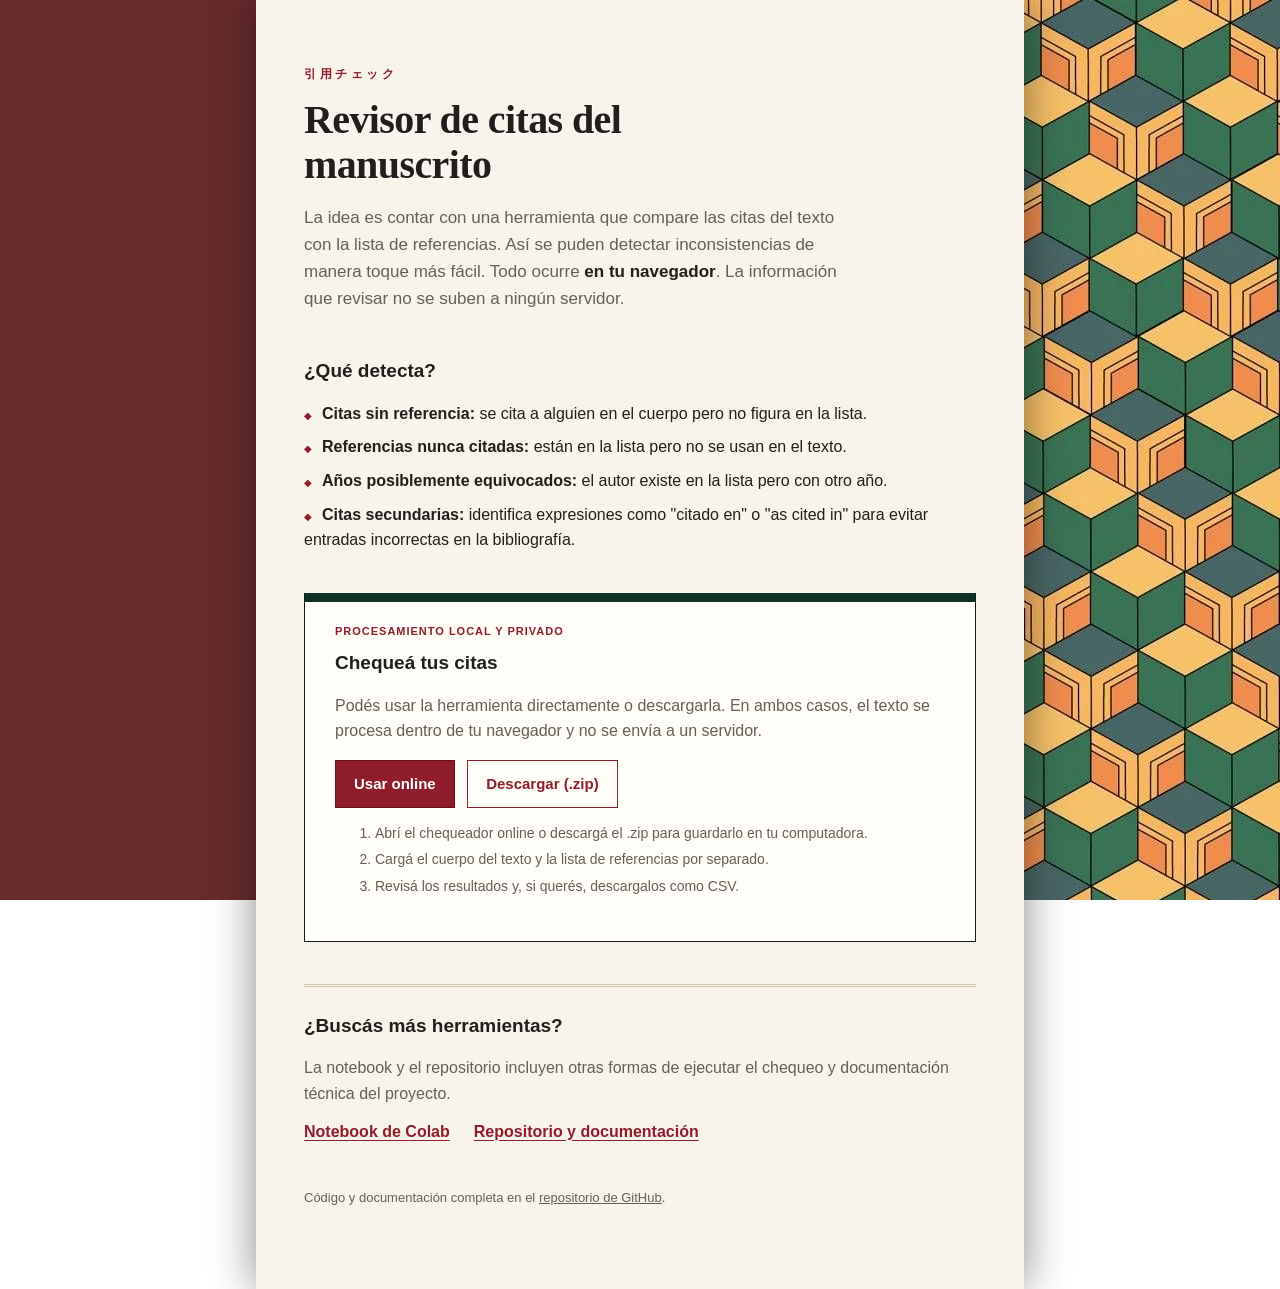
<file: index.html>
<!doctype html>
<html lang="es">
<head>
<!-- Google tag (gtag.js) -->
<script async src="https://www.googletagmanager.com/gtag/js?id=G-T3DCQK5PHY"></script>
<script>
  window.dataLayer = window.dataLayer || [];
  function gtag(){dataLayer.push(arguments);}
  gtag('js', new Date());

  gtag('config', 'G-T3DCQK5PHY');
</script>
<meta charset="utf-8">
<meta name="viewport" content="width=device-width, initial-scale=1">
<title>Chequeo de citas</title>
<style>
  :root {
    --bg: #f4efe4;
    --panel: #fffdf7;
    --border: #cfc5b2;
    --text: #211f1b;
    --muted: #665f55;
    --accent: #8f1d2c;
    --accent-text: #ffffff;
    --green: #164b3b;
    --green-dark: #0d3027;
    --ink: #171a18;
    --ok: #164b3b;
    --ok-bg: transparent;
  }
  * { box-sizing: border-box; }
  body {
    margin: 0;
    background:
      linear-gradient(to right, #682b2d 0 50%, transparent 50%),
      url("tomioka.webp");
    background-position: 0 0, right top;
    background-size: 100% 100%, 640px auto;
    background-repeat: no-repeat, repeat;
    background-attachment: fixed;
    color: var(--text);
    font: 16px/1.6 -apple-system, "Segoe UI", Roboto, sans-serif;
  }
  .wrap {
    max-width: 768px;
    min-height: 100vh;
    margin: 0 auto;
    padding: 68px 48px 80px;
    background:
      linear-gradient(rgba(248, 244, 235, .96), rgba(248, 244, 235, .96)),
      repeating-linear-gradient(0deg, transparent 0 23px, rgba(65, 50, 35, .08) 24px),
      var(--bg);
    box-shadow: 0 0 42px rgba(12, 9, 7, .48);
  }
  .wrap::before {
    content: "引用チェック";
    display: block;
    color: var(--accent);
    font: 700 12px/1 Georgia, serif;
    letter-spacing: .3em;
    margin-bottom: 18px;
  }
  h1 {
    max-width: 16ch;
    font: 700 40px/1.12 Georgia, "Times New Roman", serif;
    margin: 0 0 16px;
    letter-spacing: -.015em;
    text-shadow: 1px 1px 0 #fff;
  }
  .lead { color: var(--muted); font-size: 17px; margin: 0 0 44px; max-width: 59ch; }
  .lead b { color: var(--text); }
  h2 { font-size: 19px; margin: 0 0 14px; }
  ul.features { padding-left: 0; margin: 0 0 40px; color: var(--text); list-style: none; }
  ul.features li { margin-bottom: 8px; }
  ul.features li::before { content: "◆"; color: var(--accent); font-size: 10px; margin-right: 10px; }
  ul.features b { color: var(--text); }
  .panel {
    background: var(--panel);
    border: 1px solid var(--ink);
    border-radius: 0;
    padding: 30px;
    margin-bottom: 24px;
    position: relative;
  }
  .panel.destacado { border-top: 0; }
  .panel.destacado::before {
    content: "";
    position: absolute;
    inset: 0 0 auto 0;
    height: 9px;
    background: conic-gradient(from 30deg at 25% 75%,
      var(--green-dark) 0 60deg,
      #b6813d 60deg 120deg,
      var(--green) 120deg 180deg,
      #d0ad62 180deg 240deg,
      #743c35 240deg 300deg,
      var(--green-dark) 300deg 360deg);
    background-size: 36px 36px;
  }
  .tag {
    display: block;
    background: var(--ok-bg);
    color: var(--accent);
    font-size: 11px;
    font-weight: 700;
    letter-spacing: .09em;
    text-transform: uppercase;
    padding: 0;
    margin-bottom: 8px;
  }
  .panel p { color: var(--muted); margin: 8px 0 0; }
  .btn {
    display: inline-block;
    background: var(--accent);
    color: var(--accent-text);
    text-decoration: none;
    font-weight: 650;
    font-size: 15px;
    border: 1px solid #65121e;
    border-radius: 0;
    padding: 11px 18px;
    margin-top: 16px;
    transition: background-color 140ms ease;
  }
  .btn:hover {
    background: #681420;
  }
  .btn.secundario {
    background: transparent;
    color: var(--accent);
    border-color: var(--accent);
    margin-left: 8px;
  }
  .btn.secundario:hover { background: #f3e2df; }
  .btn:focus-visible {
    outline: 3px solid var(--accent);
    outline-offset: 3px;
  }
  .pasos { color: var(--muted); font-size: 14px; margin-top: 14px; }
  .pasos li { margin-bottom: 4px; }
  .mas-info { margin-top: 42px; padding-top: 24px; border-top: 3px double var(--border); }
  .mas-info p { color: var(--muted); margin: 0 0 12px; }
  .enlaces { display: flex; flex-wrap: wrap; gap: 8px 24px; }
  .enlaces a { color: var(--accent); font-weight: 600; text-underline-offset: 3px; }
  code {
    background: var(--bg);
    border: 1px solid var(--border);
    border-radius: 5px;
    padding: 1px 6px;
    font-size: .92em;
  }
  footer { color: var(--muted); font-size: 13px; margin-top: 44px; }
  footer a { color: var(--muted); }
  @media (max-width: 600px) {
    .wrap { padding: 48px 22px 64px; }
    h1 { font-size: 34px; }
    .panel { padding: 26px 22px; }
  }
</style>
</head>
<body>
<div class="wrap">

  <h1>Revisor de citas del manuscrito</h1>
  <p class="lead">
    La idea es contar con una herramienta que compare las citas del texto con la lista de referencias. Así se puden detectar
    inconsistencias de manera toque más fácil. Todo ocurre <b>en tu navegador</b>.
    La información que revisar no se suben a ningún servidor.
  </p>

  <h2>¿Qué detecta?</h2>
  <ul class="features">
    <li><b>Citas sin referencia:</b> se cita a alguien en el cuerpo pero no figura en la lista.</li>
    <li><b>Referencias nunca citadas:</b> están en la lista pero no se usan en el texto.</li>
    <li><b>Años posiblemente equivocados:</b> el autor existe en la lista pero con otro año.</li>
    <li><b>Citas secundarias:</b> identifica expresiones como "citado en" o "as cited in" para evitar entradas incorrectas en la bibliografía.</li>
  </ul>

  <div class="panel destacado">
    <span class="tag">Procesamiento local y privado</span>
    <h2 style="margin-top:0">Chequeá tus citas</h2>
    <p>
      Podés usar la herramienta directamente o descargarla. En ambos casos,
      el texto se procesa dentro de tu navegador y no se envía a un servidor.
    </p>
    <a class="btn" href="chequear_citas_offline.html">Usar online</a>
    <a class="btn secundario" href="chequear_citas_offline.zip" download>Descargar (.zip)</a>
    <ol class="pasos">
      <li>Abrí el chequeador online o descargá el .zip para guardarlo en tu computadora.</li>
      <li>Cargá el cuerpo del texto y la lista de referencias por separado.</li>
      <li>Revisá los resultados y, si querés, descargalos como CSV.</li>
    </ol>
  </div>

  <div class="mas-info">
    <h2>¿Buscás más herramientas?</h2>
    <p>
      La notebook y el repositorio incluyen otras formas de ejecutar el
      chequeo y documentación técnica del proyecto.
    </p>
    <div class="enlaces">
      <a id="linkColab" href="https://colab.research.google.com/">Notebook de Colab</a>
      <a id="linkRepo" href="https://github.com/">Repositorio y documentación</a>
    </div>
  </div>

  <footer>
    Código y documentación completa en el <a id="linkRepoFooter" href="https://github.com/">repositorio de GitHub</a>.
  </footer>

</div>

<script>
"use strict";
(function () {
  const host = location.hostname;
  const m = host.match(/^([^.]+)\.github\.io$/);
  if (!m) return; // se abrió local o desde otro dominio: dejamos los links por defecto
  const user = m[1];
  const segmentos = location.pathname.split("/").filter(Boolean);
  const repo = segmentos[0] || (user + ".github.io");
  const repoUrl = `https://github.com/${user}/${repo}`;
  const colabUrl = `https://colab.research.google.com/github/${user}/${repo}/blob/main/chequeo_referencias_y_citas.ipynb`;
  document.getElementById("linkColab").href = colabUrl;
  document.getElementById("linkRepo").href = repoUrl;
  document.getElementById("linkRepoFooter").href = repoUrl;
})();
</script>
</body>
</html>
</file>
